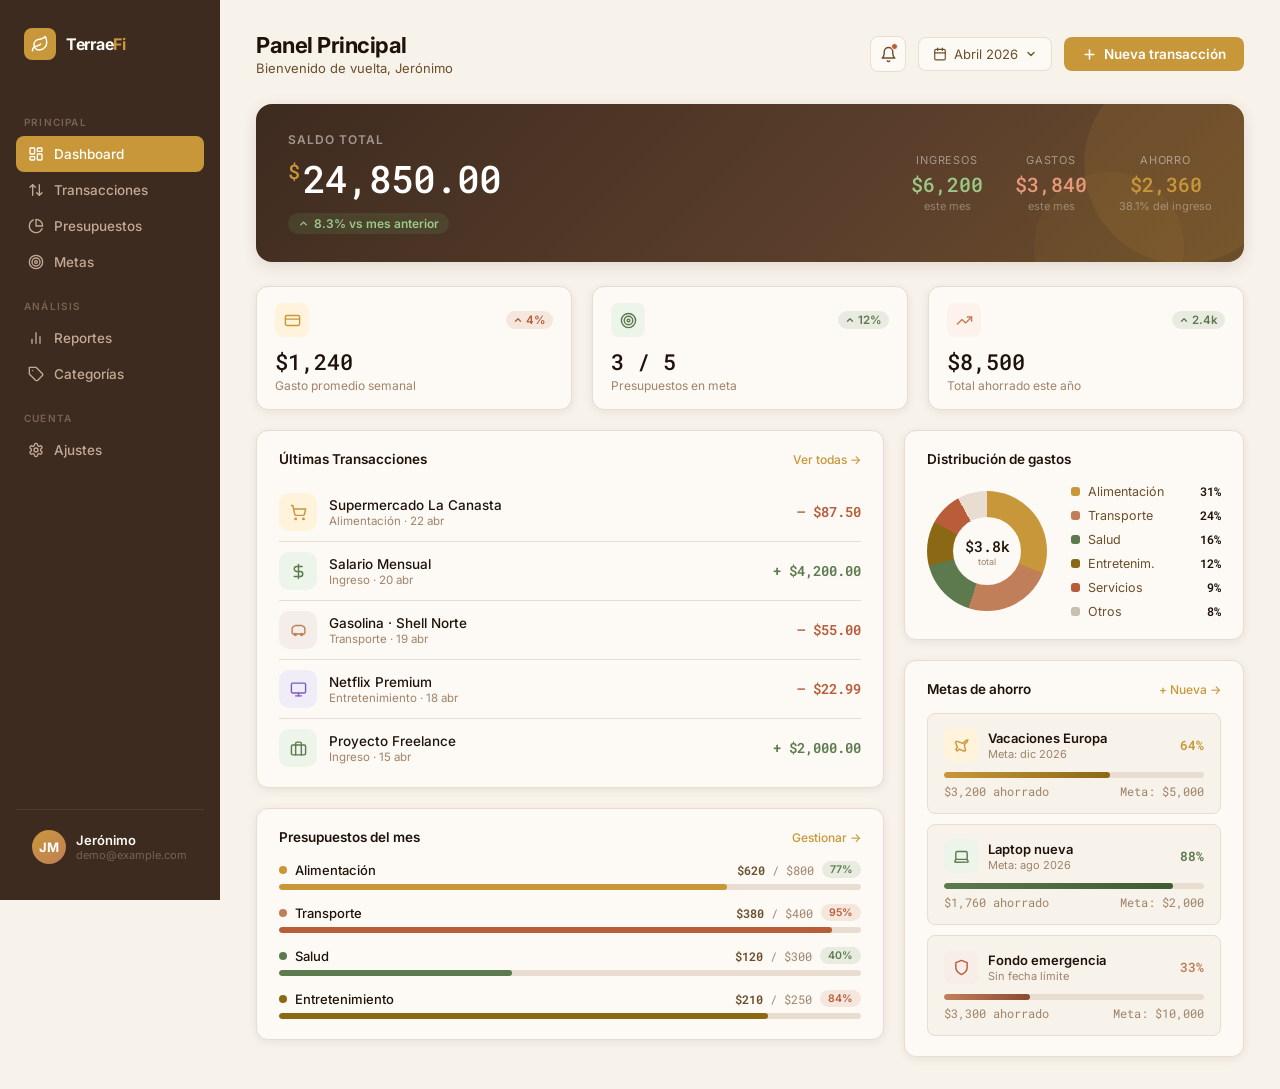
<file: assets/projects/prototipo-dashboard-finanzas.html>
<!DOCTYPE html>
<html lang="es">
<head>
  <meta charset="UTF-8" />
  <meta name="viewport" content="width=device-width, initial-scale=1.0" />
  <title>Terrae Finance — Dashboard</title>
  <link href="https://fonts.googleapis.com/css2?family=Inter:wght@400;500;600;700&family=Roboto+Mono:wght@500&display=swap" rel="stylesheet" />
  <style>
    :root {
      --bg:          #F7F2EA;
      --card:        #FDFAF5;
      --sidebar:     #3D2B1F;
      --sidebar-hover: #4F3828;
      --primary:     #C8973A;
      --primary-dark:#8B6914;
      --terra:       #C17F59;
      --text:        #1F1209;
      --text-mid:    #6B4E2A;
      --text-light:  #A0836A;
      --border:      #E8DDD0;
      --success:     #5C7A4E;
      --danger:      #B85C3A;
      --shadow-sm:   0 2px 8px rgba(63,43,31,.08);
      --shadow-md:   0 4px 16px rgba(63,43,31,.12);
      --radius-sm:   8px;
      --radius-md:   12px;
      --radius-lg:   16px;
    }

    * { box-sizing: border-box; margin: 0; padding: 0; }

    body {
      font-family: 'Inter', sans-serif;
      background: var(--bg);
      color: var(--text);
      display: flex;
      min-height: 100vh;
      font-size: 14px;
    }

    /* ── Sidebar ── */
    .sidebar {
      width: 220px;
      min-height: 100vh;
      background: var(--sidebar);
      display: flex;
      flex-direction: column;
      padding: 28px 16px;
      position: fixed;
      top: 0; left: 0; bottom: 0;
    }

    .logo {
      display: flex;
      align-items: center;
      gap: 10px;
      margin-bottom: 36px;
      padding: 0 8px;
    }

    .logo-icon {
      width: 32px; height: 32px;
      background: var(--primary);
      border-radius: 8px;
      display: flex; align-items: center; justify-content: center;
      color: #fff;
      flex-shrink: 0;
    }

    .logo-text {
      font-size: 16px;
      font-weight: 700;
      color: #FDFAF5;
      letter-spacing: -0.3px;
    }

    .logo-text span { color: var(--primary); }

    .nav-label {
      font-size: 10px;
      font-weight: 600;
      letter-spacing: 1.2px;
      text-transform: uppercase;
      color: #7A6252;
      padding: 0 8px;
      margin-bottom: 8px;
      margin-top: 20px;
    }

    .nav-item {
      display: flex;
      align-items: center;
      gap: 10px;
      padding: 10px 12px;
      border-radius: var(--radius-sm);
      color: #C4AA96;
      cursor: pointer;
      transition: all .15s;
      font-size: 13.5px;
      font-weight: 500;
      text-decoration: none;
    }

    .nav-item:hover { background: var(--sidebar-hover); color: #FDFAF5; }
    .nav-item.active { background: var(--primary); color: #fff; }

    .nav-item svg { flex-shrink: 0; }

    .sidebar-footer {
      margin-top: auto;
      padding: 12px 8px 0;
      border-top: 1px solid #4F3828;
    }

    .avatar {
      display: flex;
      align-items: center;
      gap: 10px;
      padding: 8px;
      border-radius: var(--radius-sm);
      cursor: pointer;
      transition: background .15s;
    }

    .avatar:hover { background: var(--sidebar-hover); }

    .avatar-pic {
      width: 34px; height: 34px;
      border-radius: 50%;
      background: linear-gradient(135deg, var(--primary), var(--terra));
      display: flex; align-items: center; justify-content: center;
      font-weight: 700; color: #fff; font-size: 13px;
      flex-shrink: 0;
    }

    .avatar-info { overflow: hidden; }
    .avatar-name  { color: #FDFAF5; font-size: 13px; font-weight: 600; white-space: nowrap; overflow: hidden; text-overflow: ellipsis; }
    .avatar-email { color: #7A6252; font-size: 11px; white-space: nowrap; overflow: hidden; text-overflow: ellipsis; }

    /* ── Main ── */
    .main {
      margin-left: 220px;
      flex: 1;
      padding: 32px 36px;
      max-width: calc(100vw - 220px);
    }

    /* ── Header ── */
    .header {
      display: flex;
      align-items: center;
      justify-content: space-between;
      margin-bottom: 28px;
    }

    .header-left h1 { font-size: 22px; font-weight: 700; color: var(--text); letter-spacing: -0.5px; }
    .header-left p  { font-size: 13px; color: var(--text-mid); margin-top: 2px; }

    .header-right { display: flex; align-items: center; gap: 12px; }

    .btn-primary {
      background: var(--primary);
      color: #fff;
      border: none;
      padding: 9px 18px;
      border-radius: var(--radius-sm);
      font-size: 13.5px;
      font-weight: 600;
      cursor: pointer;
      display: flex; align-items: center; gap: 7px;
      transition: background .15s;
      font-family: inherit;
    }

    .btn-primary:hover { background: var(--primary-dark); }

    .month-picker {
      background: var(--card);
      border: 1px solid var(--border);
      border-radius: var(--radius-sm);
      padding: 8px 14px;
      font-size: 13px;
      color: var(--text-mid);
      cursor: pointer;
      display: flex; align-items: center; gap: 7px;
      font-family: inherit;
    }

    /* ── Balance Hero ── */
    .balance-hero {
      background: linear-gradient(135deg, #3D2B1F 0%, #5A3E2B 60%, #6B4E2A 100%);
      border-radius: var(--radius-lg);
      padding: 28px 32px;
      margin-bottom: 24px;
      display: flex;
      align-items: center;
      justify-content: space-between;
      box-shadow: var(--shadow-md);
      position: relative;
      overflow: hidden;
    }

    .balance-hero::after {
      content: '';
      position: absolute; right: -40px; top: -40px;
      width: 200px; height: 200px; border-radius: 50%;
      background: rgba(200,151,58,.12);
    }

    .balance-hero::before {
      content: '';
      position: absolute; right: 60px; bottom: -60px;
      width: 150px; height: 150px; border-radius: 50%;
      background: rgba(200,151,58,.07);
    }

    .balance-label {
      font-size: 12px; font-weight: 600; letter-spacing: 1px;
      text-transform: uppercase; color: rgba(255,255,255,.5); margin-bottom: 6px;
    }

    .balance-amount {
      font-family: 'Roboto Mono', monospace;
      font-size: 38px; font-weight: 500; color: #fff; letter-spacing: -1px;
    }

    .balance-amount .currency {
      font-size: 20px; color: var(--primary);
      vertical-align: super; margin-right: 4px;
    }

    .balance-change {
      display: inline-flex; align-items: center; gap: 5px;
      background: rgba(92,122,78,.25); color: #9CC988;
      font-size: 12px; font-weight: 600;
      padding: 3px 10px; border-radius: 20px; margin-top: 10px;
    }

    .balance-stats { display: flex; gap: 32px; z-index: 1; }

    .balance-stat { text-align: center; }

    .balance-stat-label {
      font-size: 11px; color: rgba(255,255,255,.45);
      text-transform: uppercase; letter-spacing: .8px; margin-bottom: 4px;
    }

    .balance-stat-value {
      font-family: 'Roboto Mono', monospace;
      font-size: 20px; font-weight: 500; color: #fff;
    }

    .income-val  { color: #9CC988; }
    .expense-val { color: #E8997A; }
    .balance-stat-sub { font-size: 11px; color: rgba(255,255,255,.35); margin-top: 2px; }

    /* ── Grids ── */
    .grid-3    { display: grid; grid-template-columns: 1fr 1fr 1fr; gap: 20px; margin-bottom: 20px; }
    .grid-main { display: grid; grid-template-columns: 1fr 340px; gap: 20px; }

    /* ── Cards ── */
    .card {
      background: var(--card);
      border: 1px solid var(--border);
      border-radius: var(--radius-md);
      padding: 20px 22px;
      box-shadow: var(--shadow-sm);
    }

    .card-header {
      display: flex; align-items: center; justify-content: space-between;
      margin-bottom: 16px;
    }

    .card-title { font-size: 13.5px; font-weight: 600; color: var(--text); }

    .card-link {
      font-size: 12px; color: var(--primary); font-weight: 500;
      cursor: pointer; text-decoration: none;
    }

    .card-link:hover { color: var(--primary-dark); }

    /* ── Budget ── */
    .budget-item { margin-bottom: 14px; }
    .budget-item:last-child { margin-bottom: 0; }

    .budget-row {
      display: flex; align-items: center;
      justify-content: space-between; margin-bottom: 6px;
    }

    .budget-cat {
      display: flex; align-items: center; gap: 8px;
      font-size: 13px; font-weight: 500;
    }

    .cat-dot { width: 8px; height: 8px; border-radius: 50%; flex-shrink: 0; }

    .budget-amounts { font-size: 12px; color: var(--text-light); font-family: 'Roboto Mono', monospace; }
    .budget-amounts strong { color: var(--text-mid); font-weight: 600; }

    .progress-track { height: 6px; background: var(--border); border-radius: 99px; overflow: hidden; }
    .progress-fill  { height: 100%; border-radius: 99px; transition: width .3s ease; }

    /* ── Transactions ── */
    .tx-item {
      display: flex; align-items: center; gap: 12px;
      padding: 10px 0; border-bottom: 1px solid var(--border);
    }

    .tx-item:last-child  { border-bottom: none; padding-bottom: 0; }
    .tx-item:first-child { padding-top: 0; }

    .tx-icon {
      width: 38px; height: 38px; border-radius: 10px;
      display: flex; align-items: center; justify-content: center;
      flex-shrink: 0;
    }

    .tx-info { flex: 1; overflow: hidden; }
    .tx-name { font-size: 13.5px; font-weight: 500; white-space: nowrap; overflow: hidden; text-overflow: ellipsis; }
    .tx-meta { font-size: 11.5px; color: var(--text-light); margin-top: 1px; }

    .tx-amount { font-family: 'Roboto Mono', monospace; font-size: 13.5px; font-weight: 600; white-space: nowrap; }
    .tx-amount.in  { color: var(--success); }
    .tx-amount.out { color: var(--danger); }

    /* ── Donut Chart ── */
    .chart-wrap { display: flex; align-items: center; gap: 24px; }

    .donut {
      width: 120px; height: 120px; border-radius: 50%;
      background: conic-gradient(
        #C8973A 0% 31%, #C17F59 31% 55%, #5C7A4E 55% 71%,
        #8B6914 71% 83%, #B85C3A 83% 92%, #E8DDD0 92% 100%
      );
      display: flex; align-items: center; justify-content: center;
      flex-shrink: 0;
    }

    .donut-inner {
      width: 68px; height: 68px; background: var(--card);
      border-radius: 50%;
      display: flex; flex-direction: column; align-items: center; justify-content: center;
    }

    .donut-inner .val { font-family: 'Roboto Mono', monospace; font-size: 15px; font-weight: 500; color: var(--text); }
    .donut-inner .sub { font-size: 9px; color: var(--text-light); }

    .legend { flex: 1; }

    .legend-item { display: flex; align-items: center; gap: 8px; margin-bottom: 8px; font-size: 12.5px; }
    .legend-item:last-child { margin-bottom: 0; }
    .legend-dot  { width: 9px; height: 9px; border-radius: 3px; flex-shrink: 0; }
    .legend-name { flex: 1; color: var(--text-mid); }
    .legend-pct  { font-weight: 600; color: var(--text); font-family: 'Roboto Mono', monospace; font-size: 12px; }

    /* ── Goals ── */
    .goal-item {
      background: var(--bg); border: 1px solid var(--border);
      border-radius: var(--radius-sm); padding: 14px 16px; margin-bottom: 10px;
    }

    .goal-item:last-child { margin-bottom: 0; }

    .goal-header { display: flex; align-items: center; gap: 10px; margin-bottom: 10px; }

    .goal-icon {
      width: 34px; height: 34px; border-radius: 8px;
      display: flex; align-items: center; justify-content: center;
      flex-shrink: 0;
    }

    .goal-info { flex: 1; }
    .goal-name { font-size: 13px; font-weight: 600; }
    .goal-date { font-size: 11px; color: var(--text-light); margin-top: 1px; }

    .goal-pct { font-family: 'Roboto Mono', monospace; font-size: 13px; font-weight: 600; color: var(--primary); }

    .goal-amounts {
      display: flex; justify-content: space-between;
      font-size: 11.5px; color: var(--text-light);
      margin-top: 6px; font-family: 'Roboto Mono', monospace;
    }

    /* ── Badges ── */
    .badge { font-size: 10.5px; font-weight: 600; padding: 2px 8px; border-radius: 99px; }
    .badge-warn { background: rgba(184,92,58,.12); color: var(--danger); }
    .badge-ok   { background: rgba(92,122,78,.12);  color: var(--success); }

    /* ── Stat cards ── */
    .stat-card {
      background: var(--card); border: 1px solid var(--border);
      border-radius: var(--radius-md); padding: 16px 18px; box-shadow: var(--shadow-sm);
    }

    .stat-card .sc-top {
      display: flex; align-items: center; justify-content: space-between; margin-bottom: 10px;
    }

    .sc-icon {
      width: 34px; height: 34px; border-radius: 8px;
      display: flex; align-items: center; justify-content: center;
    }

    .sc-trend { font-size: 11.5px; font-weight: 600; padding: 2px 7px; border-radius: 99px; display: flex; align-items: center; gap: 3px; }
    .sc-up   { background: rgba(92,122,78,.12);  color: var(--success); }
    .sc-down { background: rgba(184,92,58,.12); color: var(--danger); }

    .sc-value { font-family: 'Roboto Mono', monospace; font-size: 22px; font-weight: 500; color: var(--text); }
    .sc-label { font-size: 12px; color: var(--text-light); margin-top: 2px; }

    /* ── Notification btn ── */
    .notif-btn {
      position: relative; width: 36px; height: 36px;
      background: var(--card); border: 1px solid var(--border);
      border-radius: var(--radius-sm);
      display: flex; align-items: center; justify-content: center;
      cursor: pointer; color: var(--text-mid);
    }

    .notif-dot {
      position: absolute; top: 6px; right: 7px;
      width: 7px; height: 7px;
      background: var(--danger); border-radius: 50%;
      border: 1.5px solid var(--card);
    }
  </style>
</head>
<body>

<!-- Sidebar -->
<aside class="sidebar">
  <div class="logo">
    <div class="logo-icon">
      <svg width="18" height="18" viewBox="0 0 24 24" fill="none" stroke="currentColor" stroke-width="2" stroke-linecap="round" stroke-linejoin="round">
        <path d="M11 20A7 7 0 0 1 9.8 6.1C15.5 5 17 4.48 19 2c1 2 2 4.18 2 8 0 5.5-4.78 10-10 10z"/>
        <path d="M2 21c0-3 1.85-5.36 5.08-6C9.5 14.52 12 13 13 12"/>
      </svg>
    </div>
    <div class="logo-text">Terrae<span>Fi</span></div>
  </div>

  <div class="nav-label">Principal</div>

  <a class="nav-item active" href="#">
    <svg width="16" height="16" viewBox="0 0 24 24" fill="none" stroke="currentColor" stroke-width="2" stroke-linecap="round" stroke-linejoin="round">
      <rect width="7" height="9" x="3" y="3" rx="1"/><rect width="7" height="5" x="14" y="3" rx="1"/>
      <rect width="7" height="9" x="14" y="12" rx="1"/><rect width="7" height="5" x="3" y="16" rx="1"/>
    </svg>
    Dashboard
  </a>

  <a class="nav-item" href="#">
    <svg width="16" height="16" viewBox="0 0 24 24" fill="none" stroke="currentColor" stroke-width="2" stroke-linecap="round" stroke-linejoin="round">
      <path d="m21 16-4 4-4-4"/><path d="M17 20V4"/>
      <path d="m3 8 4-4 4 4"/><path d="M7 4v16"/>
    </svg>
    Transacciones
  </a>

  <a class="nav-item" href="#">
    <svg width="16" height="16" viewBox="0 0 24 24" fill="none" stroke="currentColor" stroke-width="2" stroke-linecap="round" stroke-linejoin="round">
      <path d="M21.21 15.89A10 10 0 1 1 8 2.83"/>
      <path d="M22 12A10 10 0 0 0 12 2v10z"/>
    </svg>
    Presupuestos
  </a>

  <a class="nav-item" href="#">
    <svg width="16" height="16" viewBox="0 0 24 24" fill="none" stroke="currentColor" stroke-width="2" stroke-linecap="round" stroke-linejoin="round">
      <circle cx="12" cy="12" r="10"/><circle cx="12" cy="12" r="6"/><circle cx="12" cy="12" r="2"/>
    </svg>
    Metas
  </a>

  <div class="nav-label">Análisis</div>

  <a class="nav-item" href="#">
    <svg width="16" height="16" viewBox="0 0 24 24" fill="none" stroke="currentColor" stroke-width="2" stroke-linecap="round" stroke-linejoin="round">
      <line x1="18" x2="18" y1="20" y2="10"/>
      <line x1="12" x2="12" y1="20" y2="4"/>
      <line x1="6"  x2="6"  y1="20" y2="14"/>
    </svg>
    Reportes
  </a>

  <a class="nav-item" href="#">
    <svg width="16" height="16" viewBox="0 0 24 24" fill="none" stroke="currentColor" stroke-width="2" stroke-linecap="round" stroke-linejoin="round">
      <path d="M12 2H2v10l9.29 9.29c.94.94 2.48.94 3.42 0l6.58-6.58c.94-.94.94-2.48 0-3.42L12 2Z"/>
      <path d="M7 7h.01"/>
    </svg>
    Categorías
  </a>

  <div class="nav-label">Cuenta</div>

  <a class="nav-item" href="#">
    <svg width="16" height="16" viewBox="0 0 24 24" fill="none" stroke="currentColor" stroke-width="2" stroke-linecap="round" stroke-linejoin="round">
      <path d="M12.22 2h-.44a2 2 0 0 0-2 2v.18a2 2 0 0 1-1 1.73l-.43.25a2 2 0 0 1-2 0l-.15-.08a2 2 0 0 0-2.73.73l-.22.38a2 2 0 0 0 .73 2.73l.15.1a2 2 0 0 1 1 1.72v.51a2 2 0 0 1-1 1.74l-.15.09a2 2 0 0 0-.73 2.73l.22.38a2 2 0 0 0 2.73.73l.15-.08a2 2 0 0 1 2 0l.43.25a2 2 0 0 1 1 1.73V20a2 2 0 0 0 2 2h.44a2 2 0 0 0 2-2v-.18a2 2 0 0 1 1-1.73l.43-.25a2 2 0 0 1 2 0l.15.08a2 2 0 0 0 2.73-.73l.22-.39a2 2 0 0 0-.73-2.73l-.15-.08a2 2 0 0 1-1-1.74v-.5a2 2 0 0 1 1-1.74l.15-.09a2 2 0 0 0 .73-2.73l-.22-.38a2 2 0 0 0-2.73-.73l-.15.08a2 2 0 0 1-2 0l-.43-.25a2 2 0 0 1-1-1.73V4a2 2 0 0 0-2-2z"/>
      <circle cx="12" cy="12" r="3"/>
    </svg>
    Ajustes
  </a>

  <div class="sidebar-footer">
    <div class="avatar">
      <div class="avatar-pic">JM</div>
      <div class="avatar-info">
        <div class="avatar-name">Jerónimo</div>
        <div class="avatar-email">demo@example.com</div>
      </div>
    </div>
  </div>
</aside>

<!-- Main -->
<main class="main">

  <!-- Header -->
  <div class="header">
    <div class="header-left">
      <h1>Panel Principal</h1>
      <p>Bienvenido de vuelta, Jerónimo</p>
    </div>
    <div class="header-right">

      <div class="notif-btn">
        <svg width="17" height="17" viewBox="0 0 24 24" fill="none" stroke="currentColor" stroke-width="2" stroke-linecap="round" stroke-linejoin="round">
          <path d="M6 8a6 6 0 0 1 12 0c0 7 3 9 3 9H3s3-2 3-9"/>
          <path d="M10.3 21a1.94 1.94 0 0 0 3.4 0"/>
        </svg>
        <div class="notif-dot"></div>
      </div>

      <button class="month-picker">
        <svg width="14" height="14" viewBox="0 0 24 24" fill="none" stroke="currentColor" stroke-width="2" stroke-linecap="round" stroke-linejoin="round">
          <rect width="18" height="18" x="3" y="4" rx="2" ry="2"/>
          <line x1="16" x2="16" y1="2" y2="6"/><line x1="8" x2="8" y1="2" y2="6"/>
          <line x1="3" x2="21" y1="10" y2="10"/>
        </svg>
        Abril 2026
        <svg width="12" height="12" viewBox="0 0 24 24" fill="none" stroke="currentColor" stroke-width="2.5" stroke-linecap="round" stroke-linejoin="round">
          <path d="m6 9 6 6 6-6"/>
        </svg>
      </button>

      <button class="btn-primary">
        <svg width="15" height="15" viewBox="0 0 24 24" fill="none" stroke="currentColor" stroke-width="2.5" stroke-linecap="round" stroke-linejoin="round">
          <path d="M5 12h14"/><path d="M12 5v14"/>
        </svg>
        Nueva transacción
      </button>

    </div>
  </div>

  <!-- Balance Hero -->
  <div class="balance-hero">
    <div>
      <div class="balance-label">Saldo Total</div>
      <div class="balance-amount"><span class="currency">$</span>24,850.00</div>
      <div class="balance-change">
        <svg width="11" height="11" viewBox="0 0 24 24" fill="none" stroke="currentColor" stroke-width="3" stroke-linecap="round" stroke-linejoin="round">
          <path d="m18 15-6-6-6 6"/>
        </svg>
        8.3% vs mes anterior
      </div>
    </div>
    <div class="balance-stats">
      <div class="balance-stat">
        <div class="balance-stat-label">Ingresos</div>
        <div class="balance-stat-value income-val">$6,200</div>
        <div class="balance-stat-sub">este mes</div>
      </div>
      <div class="balance-stat">
        <div class="balance-stat-label">Gastos</div>
        <div class="balance-stat-value expense-val">$3,840</div>
        <div class="balance-stat-sub">este mes</div>
      </div>
      <div class="balance-stat">
        <div class="balance-stat-label">Ahorro</div>
        <div class="balance-stat-value" style="color:#C8973A">$2,360</div>
        <div class="balance-stat-sub">38.1% del ingreso</div>
      </div>
    </div>
  </div>

  <!-- Mini stat cards -->
  <div class="grid-3">

    <div class="stat-card">
      <div class="sc-top">
        <div class="sc-icon" style="background:#FFF3DC; color:#C8973A">
          <svg width="17" height="17" viewBox="0 0 24 24" fill="none" stroke="currentColor" stroke-width="2" stroke-linecap="round" stroke-linejoin="round">
            <rect width="20" height="14" x="2" y="5" rx="2"/>
            <line x1="2" x2="22" y1="10" y2="10"/>
          </svg>
        </div>
        <div class="sc-trend sc-down">
          <svg width="10" height="10" viewBox="0 0 24 24" fill="none" stroke="currentColor" stroke-width="3" stroke-linecap="round" stroke-linejoin="round"><path d="m6 9 6 6 6-6" transform="rotate(180 12 12)"/></svg>
          4%
        </div>
      </div>
      <div class="sc-value">$1,240</div>
      <div class="sc-label">Gasto promedio semanal</div>
    </div>

    <div class="stat-card">
      <div class="sc-top">
        <div class="sc-icon" style="background:#EDF4EA; color:#5C7A4E">
          <svg width="17" height="17" viewBox="0 0 24 24" fill="none" stroke="currentColor" stroke-width="2" stroke-linecap="round" stroke-linejoin="round">
            <circle cx="12" cy="12" r="10"/><circle cx="12" cy="12" r="6"/><circle cx="12" cy="12" r="2"/>
          </svg>
        </div>
        <div class="sc-trend sc-up">
          <svg width="10" height="10" viewBox="0 0 24 24" fill="none" stroke="currentColor" stroke-width="3" stroke-linecap="round" stroke-linejoin="round"><path d="m18 15-6-6-6 6"/></svg>
          12%
        </div>
      </div>
      <div class="sc-value">3 / 5</div>
      <div class="sc-label">Presupuestos en meta</div>
    </div>

    <div class="stat-card">
      <div class="sc-top">
        <div class="sc-icon" style="background:#FEF3EC; color:#C17F59">
          <svg width="17" height="17" viewBox="0 0 24 24" fill="none" stroke="currentColor" stroke-width="2" stroke-linecap="round" stroke-linejoin="round">
            <polyline points="22 7 13.5 15.5 8.5 10.5 2 17"/>
            <polyline points="16 7 22 7 22 13"/>
          </svg>
        </div>
        <div class="sc-trend sc-up">
          <svg width="10" height="10" viewBox="0 0 24 24" fill="none" stroke="currentColor" stroke-width="3" stroke-linecap="round" stroke-linejoin="round"><path d="m18 15-6-6-6 6"/></svg>
          2.4k
        </div>
      </div>
      <div class="sc-value">$8,500</div>
      <div class="sc-label">Total ahorrado este año</div>
    </div>

  </div>

  <!-- Main Grid -->
  <div class="grid-main">
    <div>

      <!-- Transactions -->
      <div class="card" style="margin-bottom:20px">
        <div class="card-header">
          <span class="card-title">Últimas Transacciones</span>
          <a class="card-link" href="#">Ver todas →</a>
        </div>

        <div class="tx-item">
          <div class="tx-icon" style="background:#FFF3DC; color:#C8973A">
            <svg width="17" height="17" viewBox="0 0 24 24" fill="none" stroke="currentColor" stroke-width="2" stroke-linecap="round" stroke-linejoin="round">
              <circle cx="8" cy="21" r="1"/><circle cx="19" cy="21" r="1"/>
              <path d="M2.05 2.05h2l2.66 12.42a2 2 0 0 0 2 1.58h9.78a2 2 0 0 0 1.95-1.57l1.65-7.43H5.12"/>
            </svg>
          </div>
          <div class="tx-info">
            <div class="tx-name">Supermercado La Canasta</div>
            <div class="tx-meta">Alimentación · 22 abr</div>
          </div>
          <div class="tx-amount out">– $87.50</div>
        </div>

        <div class="tx-item">
          <div class="tx-icon" style="background:#EDF4EA; color:#5C7A4E">
            <svg width="17" height="17" viewBox="0 0 24 24" fill="none" stroke="currentColor" stroke-width="2" stroke-linecap="round" stroke-linejoin="round">
              <line x1="12" x2="12" y1="2" y2="22"/>
              <path d="M17 5H9.5a3.5 3.5 0 0 0 0 7h5a3.5 3.5 0 0 1 0 7H6"/>
            </svg>
          </div>
          <div class="tx-info">
            <div class="tx-name">Salario Mensual</div>
            <div class="tx-meta">Ingreso · 20 abr</div>
          </div>
          <div class="tx-amount in">+ $4,200.00</div>
        </div>

        <div class="tx-item">
          <div class="tx-icon" style="background:#F5EEE8; color:#C17F59">
            <svg width="17" height="17" viewBox="0 0 24 24" fill="none" stroke="currentColor" stroke-width="2" stroke-linecap="round" stroke-linejoin="round">
              <path d="M19 17H5a2 2 0 0 1-2-2V9a2 2 0 0 1 .9-1.68l2.63-1.9A2 2 0 0 1 7.6 5h8.8a2 2 0 0 1 1.17.43l2.63 1.9A2 2 0 0 1 21 9v6a2 2 0 0 1-2 2z"/>
              <circle cx="7.5" cy="17.5" r="1.5"/><circle cx="16.5" cy="17.5" r="1.5"/>
            </svg>
          </div>
          <div class="tx-info">
            <div class="tx-name">Gasolina · Shell Norte</div>
            <div class="tx-meta">Transporte · 19 abr</div>
          </div>
          <div class="tx-amount out">– $55.00</div>
        </div>

        <div class="tx-item">
          <div class="tx-icon" style="background:#F0EDF8; color:#7C5CBF">
            <svg width="17" height="17" viewBox="0 0 24 24" fill="none" stroke="currentColor" stroke-width="2" stroke-linecap="round" stroke-linejoin="round">
              <rect x="2" y="3" width="20" height="14" rx="2" ry="2"/>
              <line x1="8" y1="21" x2="16" y2="21"/>
              <line x1="12" y1="17" x2="12" y2="21"/>
            </svg>
          </div>
          <div class="tx-info">
            <div class="tx-name">Netflix Premium</div>
            <div class="tx-meta">Entretenimiento · 18 abr</div>
          </div>
          <div class="tx-amount out">– $22.99</div>
        </div>

        <div class="tx-item">
          <div class="tx-icon" style="background:#EDF4EA; color:#5C7A4E">
            <svg width="17" height="17" viewBox="0 0 24 24" fill="none" stroke="currentColor" stroke-width="2" stroke-linecap="round" stroke-linejoin="round">
              <rect x="2" y="7" width="20" height="14" rx="2" ry="2"/>
              <path d="M16 21V5a2 2 0 0 0-2-2h-4a2 2 0 0 0-2 2v16"/>
            </svg>
          </div>
          <div class="tx-info">
            <div class="tx-name">Proyecto Freelance</div>
            <div class="tx-meta">Ingreso · 15 abr</div>
          </div>
          <div class="tx-amount in">+ $2,000.00</div>
        </div>
      </div>

      <!-- Budgets -->
      <div class="card">
        <div class="card-header">
          <span class="card-title">Presupuestos del mes</span>
          <a class="card-link" href="#">Gestionar →</a>
        </div>

        <div class="budget-item">
          <div class="budget-row">
            <div class="budget-cat"><div class="cat-dot" style="background:#C8973A"></div>Alimentación</div>
            <div style="display:flex;align-items:center;gap:8px">
              <div class="budget-amounts"><strong>$620</strong> / $800</div>
              <span class="badge badge-ok">77%</span>
            </div>
          </div>
          <div class="progress-track"><div class="progress-fill" style="width:77%;background:#C8973A"></div></div>
        </div>

        <div class="budget-item">
          <div class="budget-row">
            <div class="budget-cat"><div class="cat-dot" style="background:#C17F59"></div>Transporte</div>
            <div style="display:flex;align-items:center;gap:8px">
              <div class="budget-amounts"><strong>$380</strong> / $400</div>
              <span class="badge badge-warn">95%</span>
            </div>
          </div>
          <div class="progress-track"><div class="progress-fill" style="width:95%;background:#B85C3A"></div></div>
        </div>

        <div class="budget-item">
          <div class="budget-row">
            <div class="budget-cat"><div class="cat-dot" style="background:#5C7A4E"></div>Salud</div>
            <div style="display:flex;align-items:center;gap:8px">
              <div class="budget-amounts"><strong>$120</strong> / $300</div>
              <span class="badge badge-ok">40%</span>
            </div>
          </div>
          <div class="progress-track"><div class="progress-fill" style="width:40%;background:#5C7A4E"></div></div>
        </div>

        <div class="budget-item">
          <div class="budget-row">
            <div class="budget-cat"><div class="cat-dot" style="background:#8B6914"></div>Entretenimiento</div>
            <div style="display:flex;align-items:center;gap:8px">
              <div class="budget-amounts"><strong>$210</strong> / $250</div>
              <span class="badge badge-warn">84%</span>
            </div>
          </div>
          <div class="progress-track"><div class="progress-fill" style="width:84%;background:#8B6914"></div></div>
        </div>
      </div>

    </div>

    <!-- Right column -->
    <div>

      <!-- Donut chart -->
      <div class="card" style="margin-bottom:20px">
        <div class="card-header">
          <span class="card-title">Distribución de gastos</span>
        </div>
        <div class="chart-wrap">
          <div class="donut">
            <div class="donut-inner">
              <div class="val">$3.8k</div>
              <div class="sub">total</div>
            </div>
          </div>
          <div class="legend">
            <div class="legend-item"><div class="legend-dot" style="background:#C8973A"></div><div class="legend-name">Alimentación</div><div class="legend-pct">31%</div></div>
            <div class="legend-item"><div class="legend-dot" style="background:#C17F59"></div><div class="legend-name">Transporte</div><div class="legend-pct">24%</div></div>
            <div class="legend-item"><div class="legend-dot" style="background:#5C7A4E"></div><div class="legend-name">Salud</div><div class="legend-pct">16%</div></div>
            <div class="legend-item"><div class="legend-dot" style="background:#8B6914"></div><div class="legend-name">Entretenim.</div><div class="legend-pct">12%</div></div>
            <div class="legend-item"><div class="legend-dot" style="background:#B85C3A"></div><div class="legend-name">Servicios</div><div class="legend-pct">9%</div></div>
            <div class="legend-item"><div class="legend-dot" style="background:#C8BFB4"></div><div class="legend-name">Otros</div><div class="legend-pct">8%</div></div>
          </div>
        </div>
      </div>

      <!-- Goals -->
      <div class="card">
        <div class="card-header">
          <span class="card-title">Metas de ahorro</span>
          <a class="card-link" href="#">+ Nueva →</a>
        </div>

        <div class="goal-item">
          <div class="goal-header">
            <div class="goal-icon" style="background:#FFF3DC; color:#C8973A">
              <svg width="17" height="17" viewBox="0 0 24 24" fill="none" stroke="currentColor" stroke-width="2" stroke-linecap="round" stroke-linejoin="round">
                <path d="M17.8 19.2 16 11l3.5-3.5C21 6 21 4 21 4s-2 0-3.5 1.5L14 9 5.8 6.2c-.5-.2-1.1 0-1.5.4l-.5.5c-.3.3-.4.7-.3 1.1l2.9 6.4-1.9 1.9c-.5.5-.5 1.2 0 1.7l.7.7c.5.5 1.2.5 1.7 0l1.9-1.9 6.4 2.9c.4.1.8 0 1.1-.3l.5-.5c.4-.4.6-1 .4-1.5z"/>
              </svg>
            </div>
            <div class="goal-info">
              <div class="goal-name">Vacaciones Europa</div>
              <div class="goal-date">Meta: dic 2026</div>
            </div>
            <div class="goal-pct">64%</div>
          </div>
          <div class="progress-track">
            <div class="progress-fill" style="width:64%;background:linear-gradient(90deg,#C8973A,#8B6914)"></div>
          </div>
          <div class="goal-amounts"><span>$3,200 ahorrado</span><span>Meta: $5,000</span></div>
        </div>

        <div class="goal-item">
          <div class="goal-header">
            <div class="goal-icon" style="background:#EDF4EA; color:#5C7A4E">
              <svg width="17" height="17" viewBox="0 0 24 24" fill="none" stroke="currentColor" stroke-width="2" stroke-linecap="round" stroke-linejoin="round">
                <path d="M20 16V7a2 2 0 0 0-2-2H6a2 2 0 0 0-2 2v9m16 0H4m16 0 1.28 2.55a1 1 0 0 1-.9 1.45H3.62a1 1 0 0 1-.9-1.45L4 16"/>
              </svg>
            </div>
            <div class="goal-info">
              <div class="goal-name">Laptop nueva</div>
              <div class="goal-date">Meta: ago 2026</div>
            </div>
            <div class="goal-pct" style="color:#5C7A4E">88%</div>
          </div>
          <div class="progress-track">
            <div class="progress-fill" style="width:88%;background:linear-gradient(90deg,#5C7A4E,#3D5C35)"></div>
          </div>
          <div class="goal-amounts"><span>$1,760 ahorrado</span><span>Meta: $2,000</span></div>
        </div>

        <div class="goal-item">
          <div class="goal-header">
            <div class="goal-icon" style="background:#F9EDE7; color:#B85C3A">
              <svg width="17" height="17" viewBox="0 0 24 24" fill="none" stroke="currentColor" stroke-width="2" stroke-linecap="round" stroke-linejoin="round">
                <path d="M12 22s8-4 8-10V5l-8-3-8 3v7c0 6 8 10 8 10z"/>
              </svg>
            </div>
            <div class="goal-info">
              <div class="goal-name">Fondo emergencia</div>
              <div class="goal-date">Sin fecha límite</div>
            </div>
            <div class="goal-pct" style="color:#C17F59">33%</div>
          </div>
          <div class="progress-track">
            <div class="progress-fill" style="width:33%;background:linear-gradient(90deg,#C17F59,#8B4A30)"></div>
          </div>
          <div class="goal-amounts"><span>$3,300 ahorrado</span><span>Meta: $10,000</span></div>
        </div>

      </div>
    </div>
  </div>
</main>

</body>
</html>
</file>
